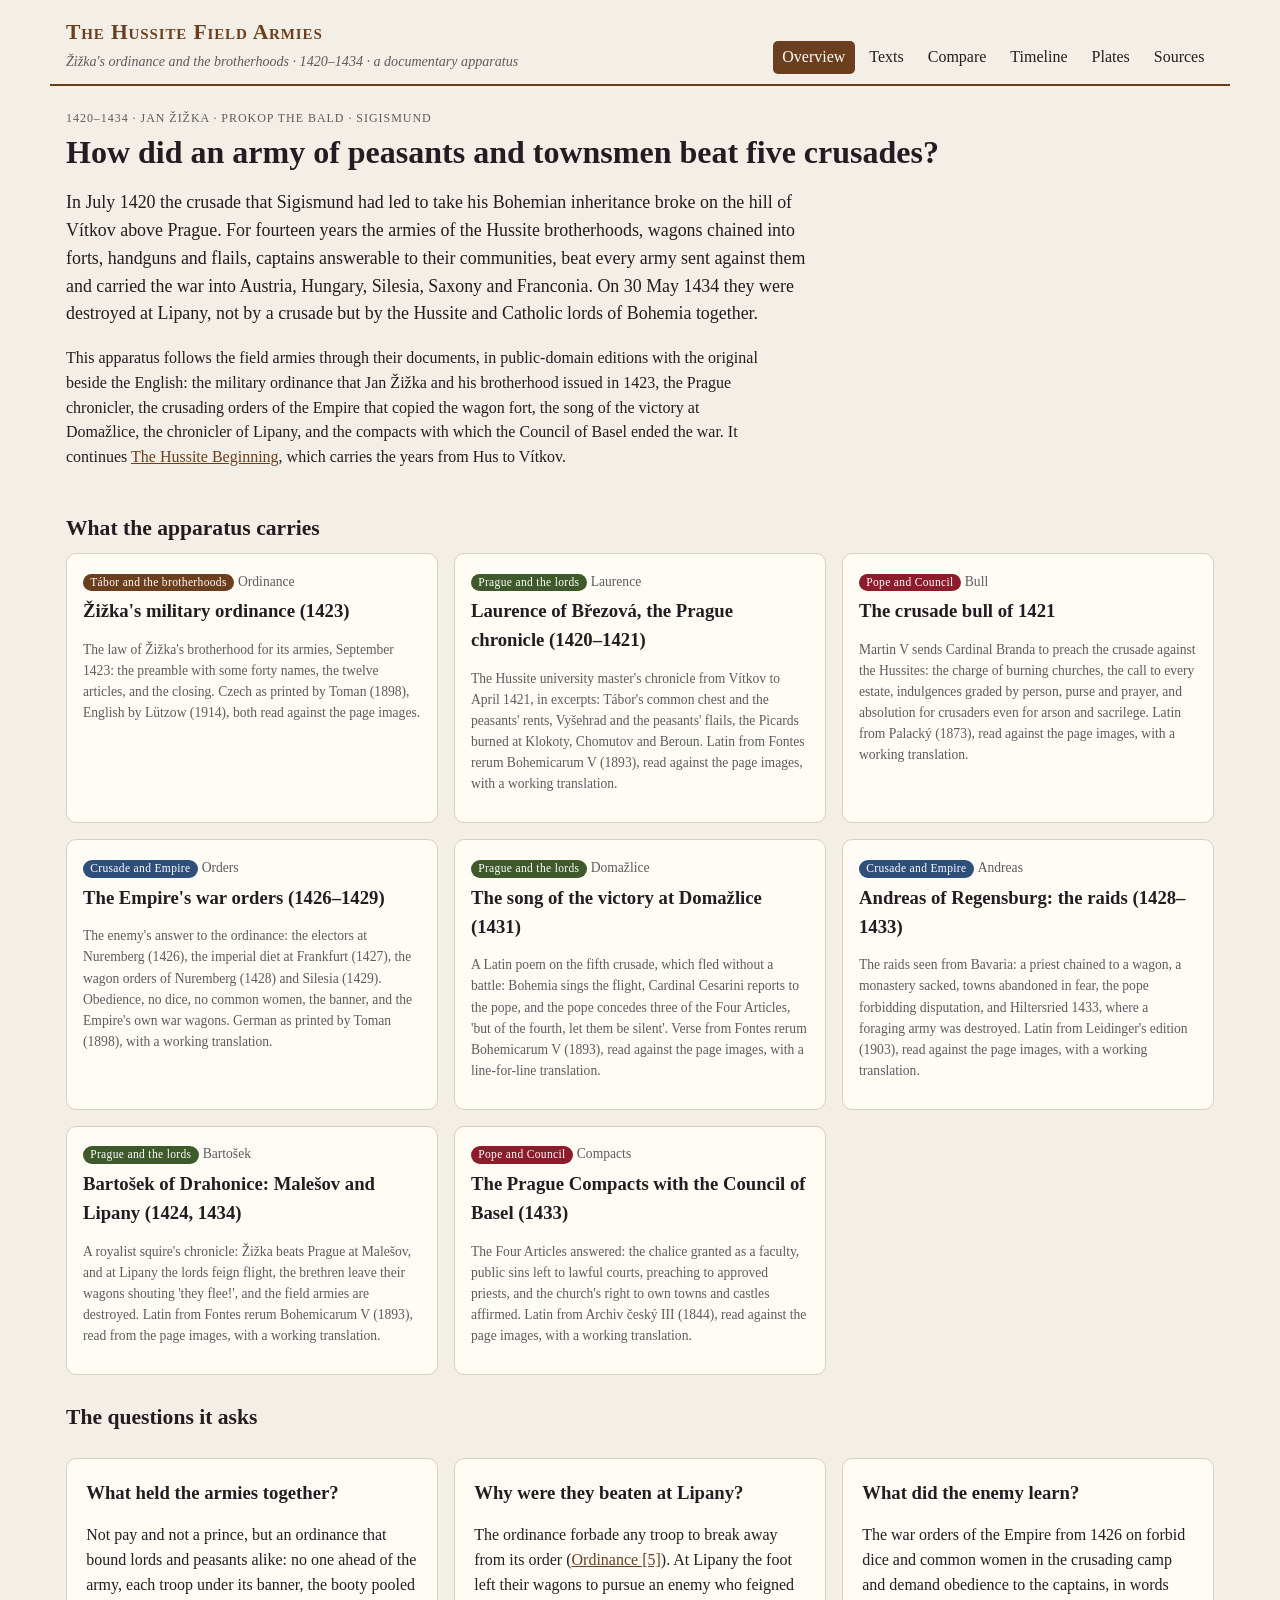
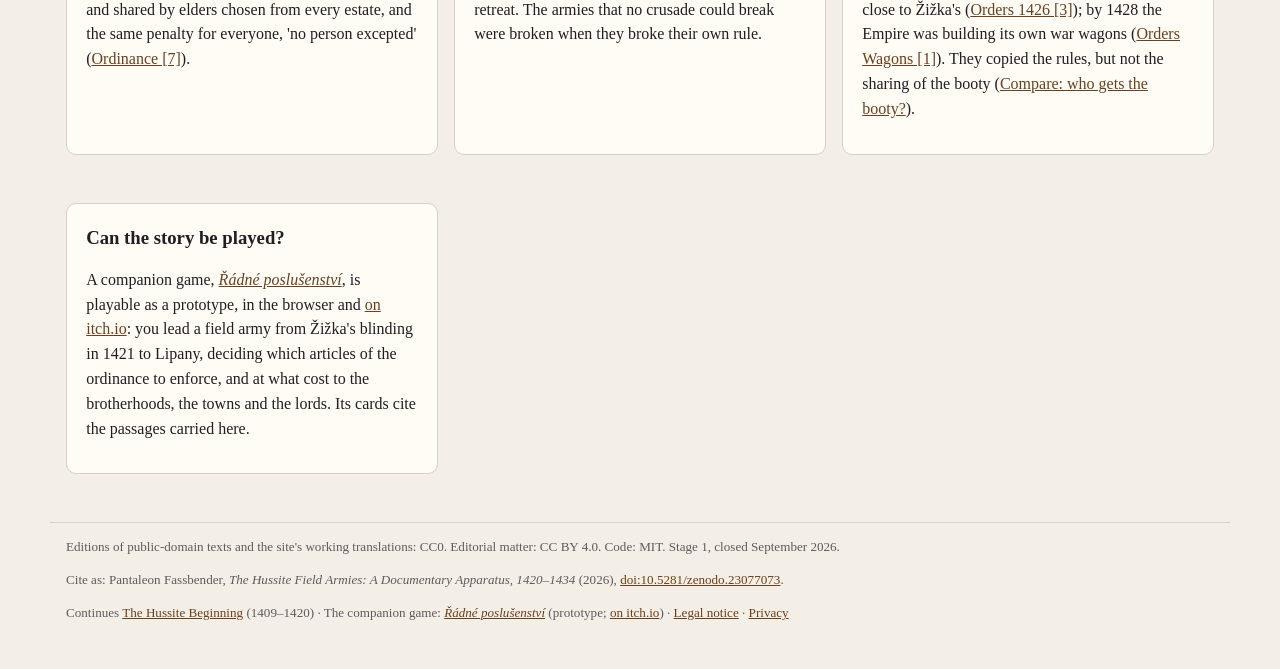
<file: index.html>
<!doctype html>
<html lang="en">
<head>
<meta charset="utf-8">
<meta name="viewport" content="width=device-width, initial-scale=1">
<title>The Hussite Field Armies</title>
<meta name="description" content="A documentary apparatus for the Hussite field armies, 1420–1434: Jan Žižka's military ordinance of 1423, the brotherhoods, the crusades and Lipany, in public-domain editions with the original beside the English.">
<meta property="og:type" content="website">
<meta property="og:url" content="https://the-hussite-field-armies.netlify.app/">
<meta property="og:title" content="The Hussite Field Armies">
<meta property="og:description" content="How did an army of peasants and townsmen beat five crusades? Žižka's ordinance and the Hussite field armies, 1420–1434, in their documents, with the original beside the English.">
<link rel="stylesheet" href="style.css">
</head>
<body>
<header class="top">
  <a class="brand" href="#/">
    <strong>The Hussite Field Armies</strong>
    <em>Žižka's ordinance and the brotherhoods · 1420–1434 · a documentary apparatus</em>
  </a>
  <nav>
    <a href="#/">Overview</a>
    <a href="#/texts">Texts</a>
    <a href="#/compare" id="navCompare" hidden>Compare</a>
    <a href="#/timeline">Timeline</a>
    <a href="#/plates" id="navPlates" hidden>Plates</a>
    <a href="#/sources">Sources</a>
  </nav>
</header>
<main id="view" aria-live="polite"></main>
<footer>
  <p>Editions of public-domain texts and the site's working translations: CC0. Editorial matter: CC BY 4.0. Code: MIT. Stage 1, closed September 2026.</p>
  <p>Cite as: Pantaleon Fassbender, <em>The Hussite Field Armies: A Documentary Apparatus, 1420–1434</em> (2026), <a href="https://doi.org/10.5281/zenodo.23077073">doi:10.5281/zenodo.23077073</a>.</p>
  <p>Continues <a href="https://the-hussite-beginning.netlify.app/">The Hussite Beginning</a> (1409–1420) · The companion game: <a href="https://radne-poslusenstvi.netlify.app/"><em>Řádné poslušenství</em></a> (prototype; <a href="https://leofassb.itch.io/radne-poslusenstvi">on itch.io</a>) · <a href="legal.html#notice">Legal notice</a> · <a href="legal.html#privacy">Privacy</a></p>
</footer>
<script src="app.js"></script>
</body>
</html>
</file>
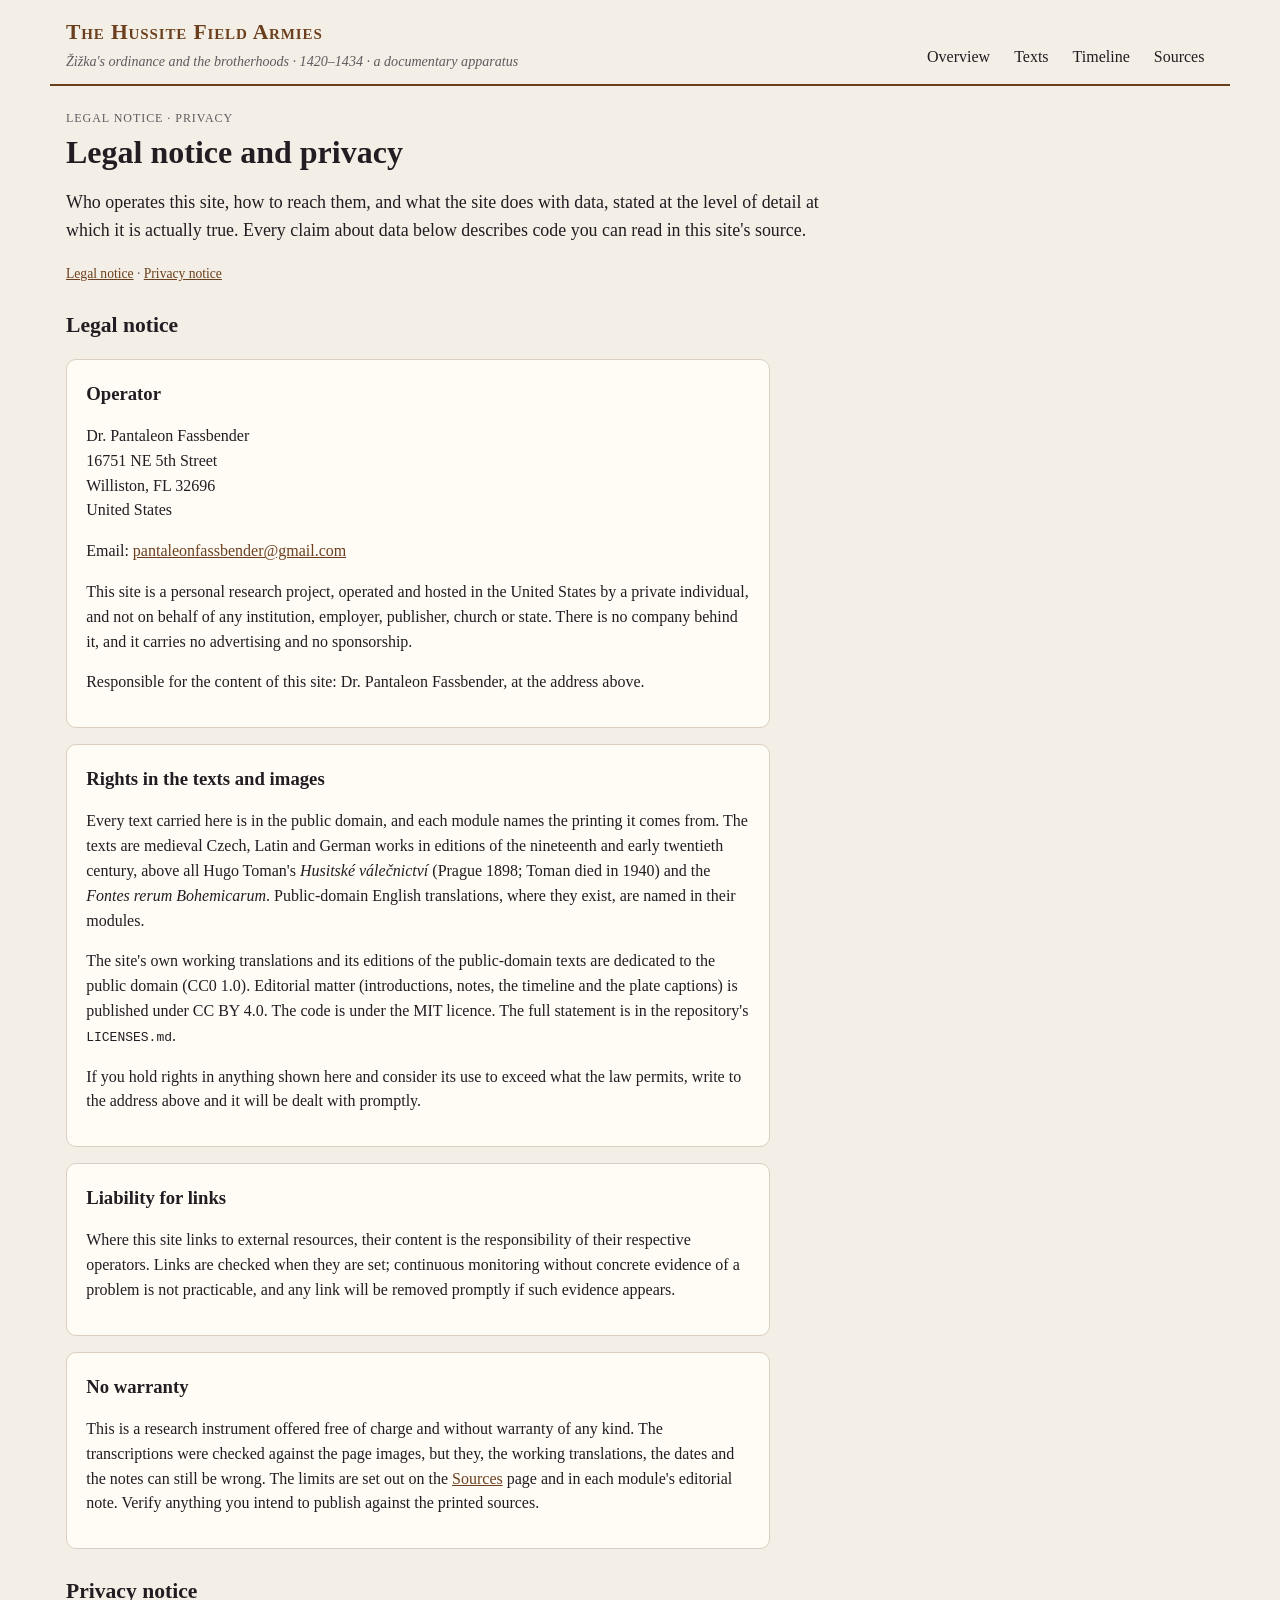
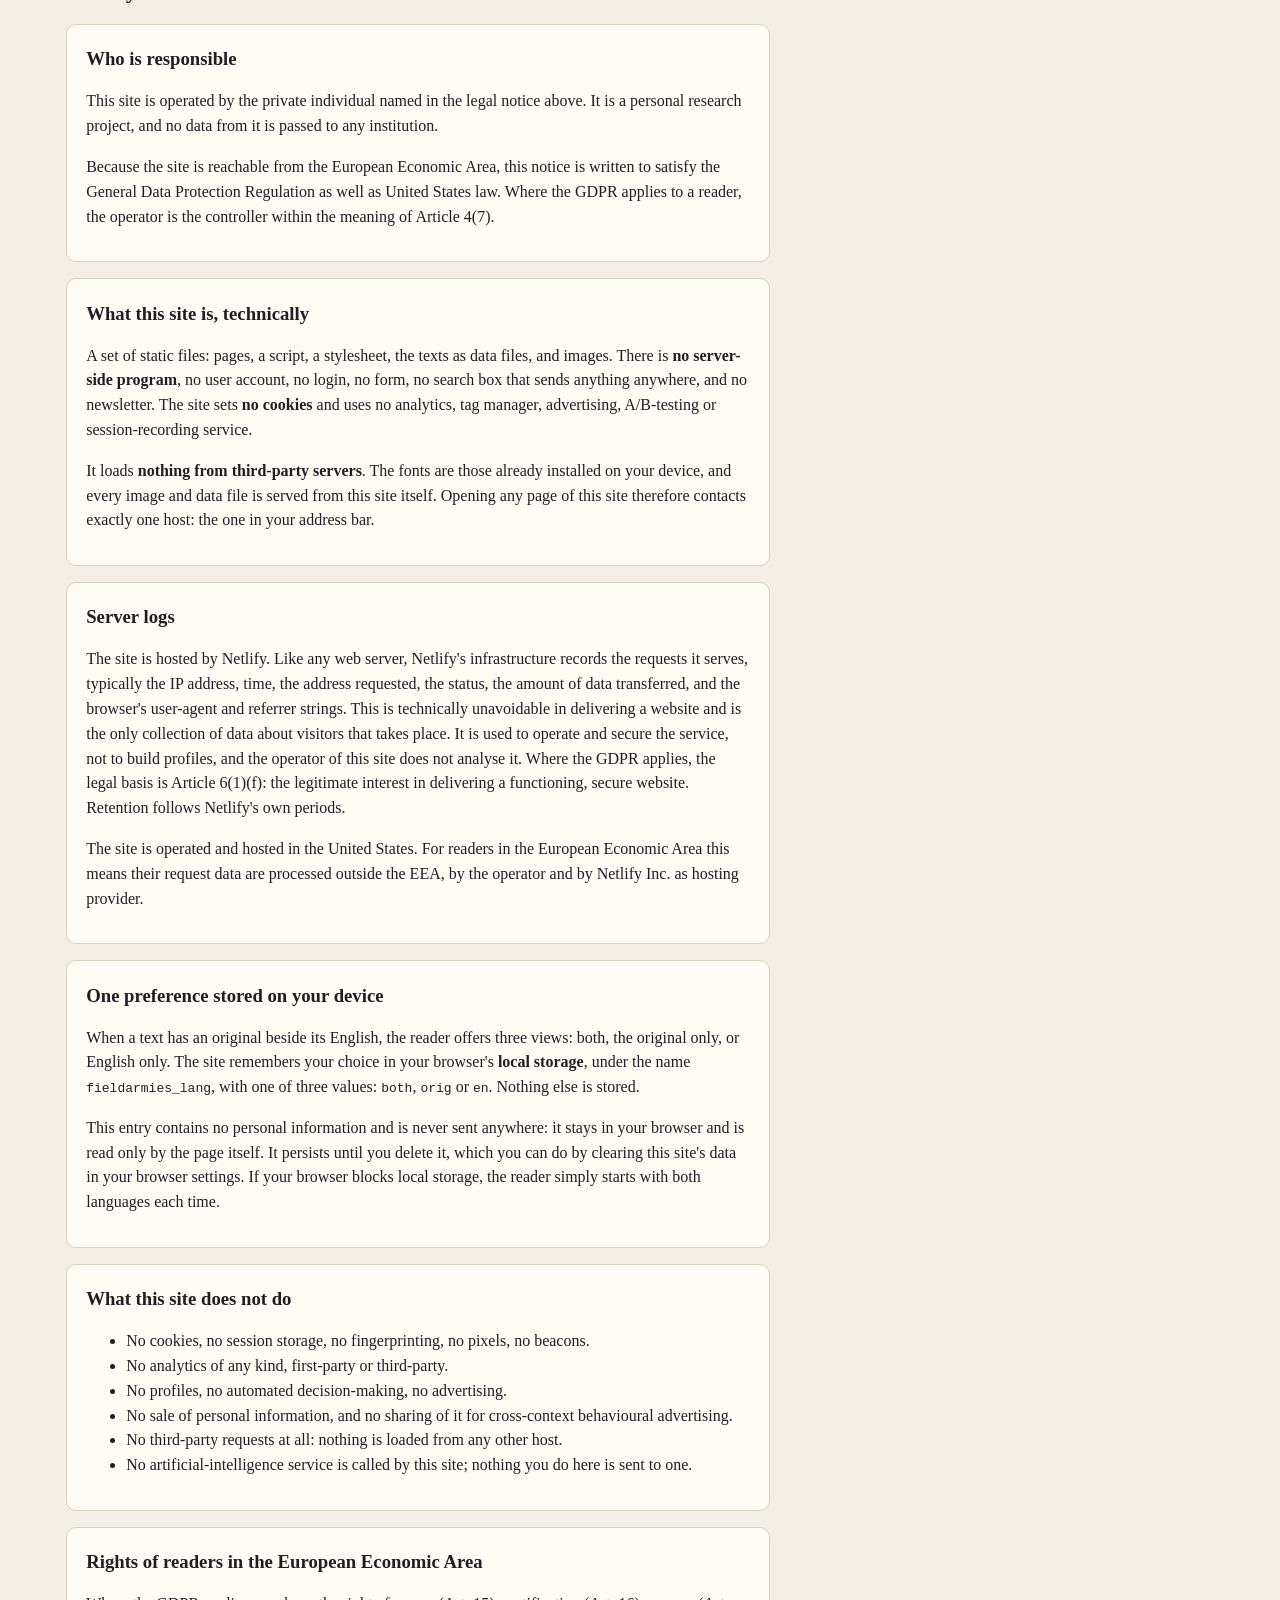
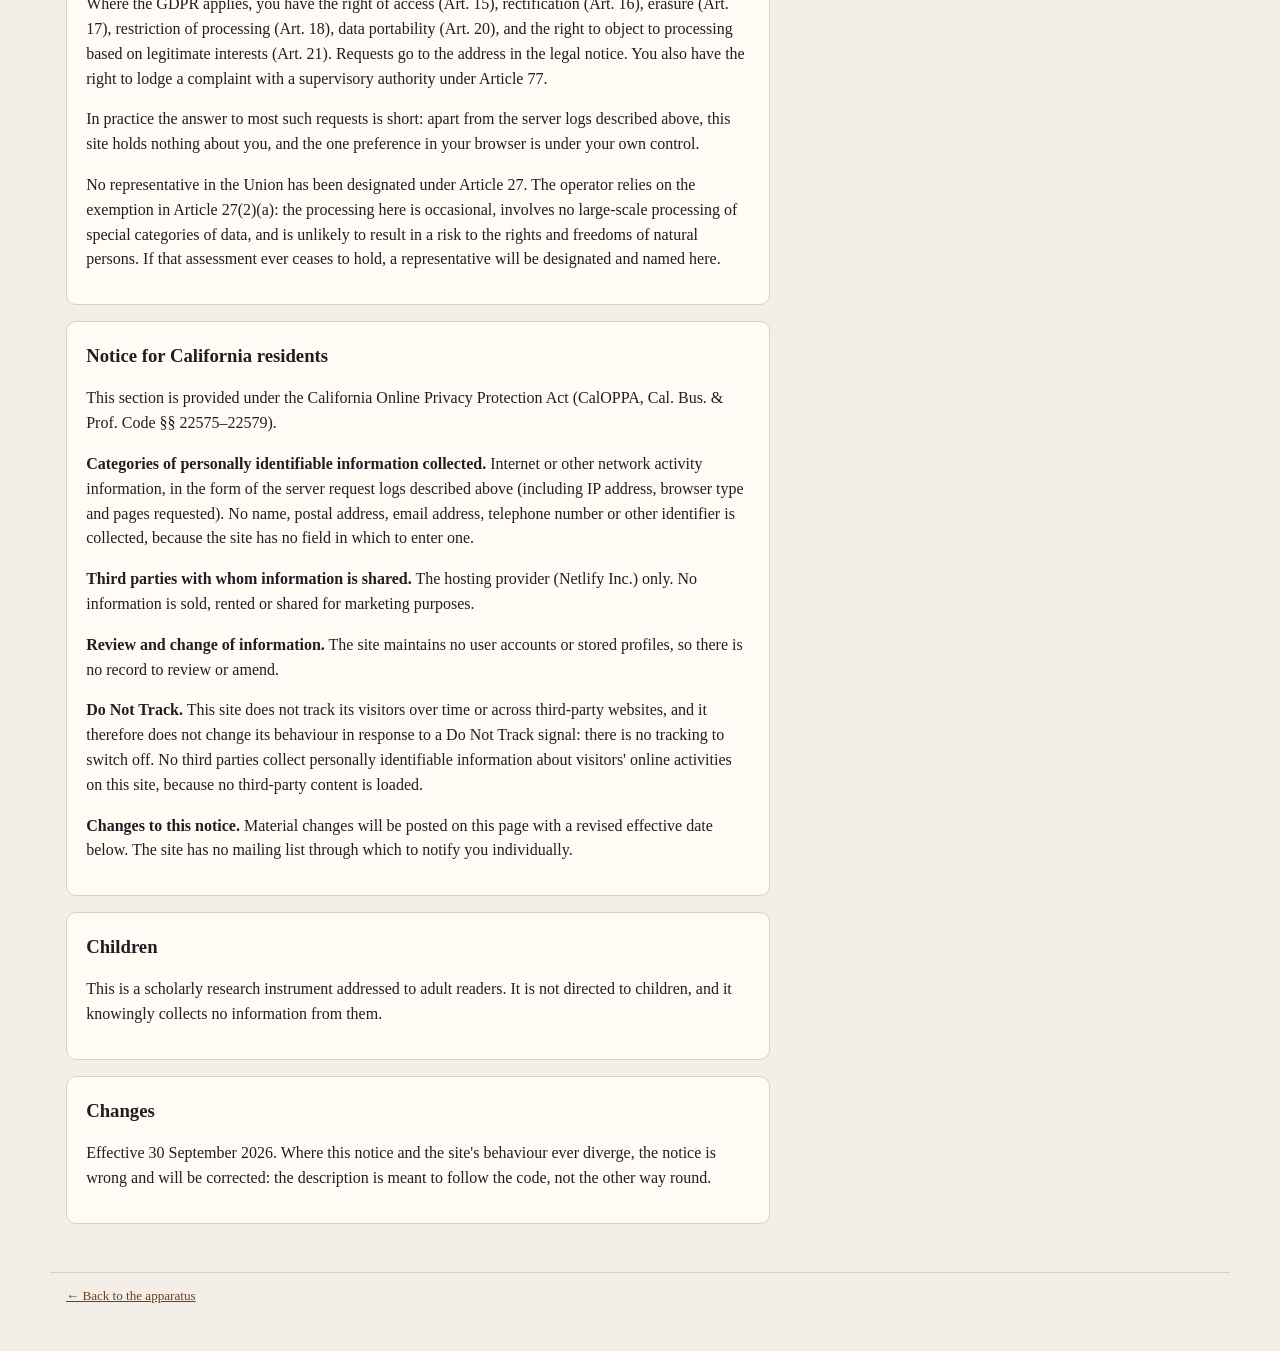
<file: legal.html>
<!doctype html>
<html lang="en">
<head>
<meta charset="utf-8">
<meta name="viewport" content="width=device-width, initial-scale=1">
<title>Legal notice and privacy · The Hussite Field Armies</title>
<meta name="description" content="Who operates this site, how to reach them, and what the site does with data.">
<link rel="stylesheet" href="style.css">
</head>
<body>
<header class="top">
  <a class="brand" href="index.html#/">
    <strong>The Hussite Field Armies</strong>
    <em>Žižka's ordinance and the brotherhoods · 1420–1434 · a documentary apparatus</em>
  </a>
  <nav>
    <a href="index.html#/">Overview</a>
    <a href="index.html#/texts">Texts</a>
    <a href="index.html#/timeline">Timeline</a>
    <a href="index.html#/sources">Sources</a>
  </nav>
</header>
<main>
  <span class="tag">Legal notice · Privacy</span>
  <h1>Legal notice and privacy</h1>
  <p class="lede">Who operates this site, how to reach them, and what the site does with data, stated at the level of detail at which it is actually true. Every claim about data below describes code you can read in this site's source.</p>
  <p class="fine"><a href="#notice">Legal notice</a> · <a href="#privacy">Privacy notice</a></p>

  <h2 id="notice">Legal notice</h2>

  <div class="panel readable"><h3>Operator</h3>
    <p>Dr. Pantaleon Fassbender<br>16751 NE 5th Street<br>Williston, FL 32696<br>United States</p>
    <p>Email: <a href="mailto:pantaleonfassbender@gmail.com">pantaleonfassbender@gmail.com</a></p>
    <p>This site is a personal research project, operated and hosted in the United States by a private individual, and not on behalf of any institution, employer, publisher, church or state. There is no company behind it, and it carries no advertising and no sponsorship.</p>
    <p>Responsible for the content of this site: Dr. Pantaleon Fassbender, at the address above.</p>
  </div>

  <div class="panel readable"><h3>Rights in the texts and images</h3>
    <p>Every text carried here is in the public domain, and each module names the printing it comes from. The texts are medieval Czech, Latin and German works in editions of the nineteenth and early twentieth century, above all Hugo Toman's <i>Husitské válečnictví</i> (Prague 1898; Toman died in 1940) and the <i>Fontes rerum Bohemicarum</i>. Public-domain English translations, where they exist, are named in their modules.</p>
    <p>The site's own working translations and its editions of the public-domain texts are dedicated to the public domain (CC0 1.0). Editorial matter (introductions, notes, the timeline and the plate captions) is published under CC BY 4.0. The code is under the MIT licence. The full statement is in the repository's <code>LICENSES.md</code>.</p>
    <p>If you hold rights in anything shown here and consider its use to exceed what the law permits, write to the address above and it will be dealt with promptly.</p>
  </div>

  <div class="panel readable"><h3>Liability for links</h3>
    <p>Where this site links to external resources, their content is the responsibility of their respective operators. Links are checked when they are set; continuous monitoring without concrete evidence of a problem is not practicable, and any link will be removed promptly if such evidence appears.</p>
  </div>

  <div class="panel readable"><h3>No warranty</h3>
    <p>This is a research instrument offered free of charge and without warranty of any kind. The transcriptions were checked against the page images, but they, the working translations, the dates and the notes can still be wrong. The limits are set out on the <a href="index.html#/sources">Sources</a> page and in each module's editorial note. Verify anything you intend to publish against the printed sources.</p>
  </div>

  <h2 id="privacy">Privacy notice</h2>

  <div class="panel readable"><h3>Who is responsible</h3>
    <p>This site is operated by the private individual named in the legal notice above. It is a personal research project, and no data from it is passed to any institution.</p>
    <p>Because the site is reachable from the European Economic Area, this notice is written to satisfy the General Data Protection Regulation as well as United States law. Where the GDPR applies to a reader, the operator is the controller within the meaning of Article 4(7).</p>
  </div>

  <div class="panel readable"><h3>What this site is, technically</h3>
    <p>A set of static files: pages, a script, a stylesheet, the texts as data files, and images. There is <strong>no server-side program</strong>, no user account, no login, no form, no search box that sends anything anywhere, and no newsletter. The site sets <strong>no cookies</strong> and uses no analytics, tag manager, advertising, A/B-testing or session-recording service.</p>
    <p>It loads <strong>nothing from third-party servers</strong>. The fonts are those already installed on your device, and every image and data file is served from this site itself. Opening any page of this site therefore contacts exactly one host: the one in your address bar.</p>
  </div>

  <div class="panel readable"><h3>Server logs</h3>
    <p>The site is hosted by Netlify. Like any web server, Netlify's infrastructure records the requests it serves, typically the IP address, time, the address requested, the status, the amount of data transferred, and the browser's user-agent and referrer strings. This is technically unavoidable in delivering a website and is the only collection of data about visitors that takes place. It is used to operate and secure the service, not to build profiles, and the operator of this site does not analyse it. Where the GDPR applies, the legal basis is Article 6(1)(f): the legitimate interest in delivering a functioning, secure website. Retention follows Netlify's own periods.</p>
    <p>The site is operated and hosted in the United States. For readers in the European Economic Area this means their request data are processed outside the EEA, by the operator and by Netlify Inc. as hosting provider.</p>
  </div>

  <div class="panel readable"><h3>One preference stored on your device</h3>
    <p>When a text has an original beside its English, the reader offers three views: both, the original only, or English only. The site remembers your choice in your browser's <strong>local storage</strong>, under the name <code>fieldarmies_lang</code>, with one of three values: <code>both</code>, <code>orig</code> or <code>en</code>. Nothing else is stored.</p>
    <p>This entry contains no personal information and is never sent anywhere: it stays in your browser and is read only by the page itself. It persists until you delete it, which you can do by clearing this site's data in your browser settings. If your browser blocks local storage, the reader simply starts with both languages each time.</p>
  </div>

  <div class="panel readable"><h3>What this site does not do</h3>
    <ul>
      <li>No cookies, no session storage, no fingerprinting, no pixels, no beacons.</li>
      <li>No analytics of any kind, first-party or third-party.</li>
      <li>No profiles, no automated decision-making, no advertising.</li>
      <li>No sale of personal information, and no sharing of it for cross-context behavioural advertising.</li>
      <li>No third-party requests at all: nothing is loaded from any other host.</li>
      <li>No artificial-intelligence service is called by this site; nothing you do here is sent to one.</li>
    </ul>
  </div>

  <div class="panel readable"><h3>Rights of readers in the European Economic Area</h3>
    <p>Where the GDPR applies, you have the right of access (Art. 15), rectification (Art. 16), erasure (Art. 17), restriction of processing (Art. 18), data portability (Art. 20), and the right to object to processing based on legitimate interests (Art. 21). Requests go to the address in the legal notice. You also have the right to lodge a complaint with a supervisory authority under Article 77.</p>
    <p>In practice the answer to most such requests is short: apart from the server logs described above, this site holds nothing about you, and the one preference in your browser is under your own control.</p>
    <p>No representative in the Union has been designated under Article 27. The operator relies on the exemption in Article 27(2)(a): the processing here is occasional, involves no large-scale processing of special categories of data, and is unlikely to result in a risk to the rights and freedoms of natural persons. If that assessment ever ceases to hold, a representative will be designated and named here.</p>
  </div>

  <div class="panel readable"><h3>Notice for California residents</h3>
    <p>This section is provided under the California Online Privacy Protection Act (CalOPPA, Cal. Bus. &amp; Prof. Code §§ 22575–22579).</p>
    <p><strong>Categories of personally identifiable information collected.</strong> Internet or other network activity information, in the form of the server request logs described above (including IP address, browser type and pages requested). No name, postal address, email address, telephone number or other identifier is collected, because the site has no field in which to enter one.</p>
    <p><strong>Third parties with whom information is shared.</strong> The hosting provider (Netlify Inc.) only. No information is sold, rented or shared for marketing purposes.</p>
    <p><strong>Review and change of information.</strong> The site maintains no user accounts or stored profiles, so there is no record to review or amend.</p>
    <p><strong>Do Not Track.</strong> This site does not track its visitors over time or across third-party websites, and it therefore does not change its behaviour in response to a Do Not Track signal: there is no tracking to switch off. No third parties collect personally identifiable information about visitors' online activities on this site, because no third-party content is loaded.</p>
    <p><strong>Changes to this notice.</strong> Material changes will be posted on this page with a revised effective date below. The site has no mailing list through which to notify you individually.</p>
  </div>

  <div class="panel readable"><h3>Children</h3>
    <p>This is a scholarly research instrument addressed to adult readers. It is not directed to children, and it knowingly collects no information from them.</p>
  </div>

  <div class="panel readable"><h3>Changes</h3>
    <p>Effective 30 September 2026. Where this notice and the site's behaviour ever diverge, the notice is wrong and will be corrected: the description is meant to follow the code, not the other way round.</p>
  </div>
</main>
<footer>
  <p><a href="index.html#/">← Back to the apparatus</a></p>
</footer>
</body>
</html>
</file>
<file: style.css>
:root{
  --paper:#f4efe6; --panel:#fffcf6; --ink:#231c22; --ink2:#62585f; --line:#dacfc0;
  --red:#6b3f1d; --gold:#8a6d2f; --sea:#2f5d62;
  --church:#8c1c2b; --brotherhoods:#6b3f1d; --prague:#3f5a2a; --crusade:#2f4f7a; --reception:#7a7064;
  --serif:"Iowan Old Style","Palatino Linotype",Palatino,"Book Antiqua",Georgia,serif;
}
*{box-sizing:border-box}
body{margin:0; background:var(--paper); color:var(--ink); font-family:var(--serif); line-height:1.55}
a{color:var(--red)}
.top{display:flex; justify-content:space-between; align-items:flex-end; flex-wrap:wrap; gap:.6rem 1.5rem;
  max-width:1180px; margin:0 auto; padding:1rem 16px .6rem; border-bottom:2px solid var(--red)}
.brand{text-decoration:none; color:inherit}
.brand strong{display:block; font-size:1.35rem; color:var(--red); font-variant:small-caps; letter-spacing:.04em}
.brand em{font-size:.88rem; color:var(--ink2)}
.top nav{display:flex; gap:.3rem; flex-wrap:wrap}
.top nav a{text-decoration:none; color:var(--ink); padding:.25rem .6rem; border-radius:5px}
.top nav a.on{background:var(--red); color:#fff}
main{max-width:1180px; margin:0 auto; padding:1.2rem 16px 2rem}
footer{max-width:1180px; margin:0 auto; padding:0 16px 2rem; font-size:.82rem; color:var(--ink2); border-top:1px solid var(--line)}
h1{font-size:2rem; margin:.2rem 0 .6rem; line-height:1.2}
h2{font-size:1.35rem; margin:1.6rem 0 .5rem}
h3{margin:.2rem 0 .3rem}
.lede{font-size:1.12rem; max-width:48rem}
.fine{font-size:.85rem; color:var(--ink2)}
.tag{font-size:.75rem; letter-spacing:.08em; text-transform:uppercase; color:var(--ink2)}
.panel{background:var(--panel); border:1px solid var(--line); border-radius:10px; padding:1rem 1.2rem; margin:1rem 0}
.readable{max-width:44rem}
.grid{display:grid; gap:1rem}
.g2{grid-template-columns:repeat(auto-fill,minmax(300px,1fr))}
.g4{grid-template-columns:repeat(auto-fill,minmax(210px,1fr))}
.card{background:var(--panel); border:1px solid var(--line); border-radius:10px; padding:.9rem 1rem; text-decoration:none; color:inherit; display:block}
a.card:hover{border-color:var(--red)}
.card.planned{opacity:.72; border-style:dashed}
.side{display:inline-block; font-size:.72rem; padding:0 .45rem; border-radius:99px; color:#fff; letter-spacing:.03em}
.side.church{background:var(--church)} .side.brotherhoods{background:var(--brotherhoods)} .side.prague{background:var(--prague)}
.side.crusade{background:var(--crusade)} .side.reception{background:var(--reception)}
.hero{display:grid; grid-template-columns:minmax(0,1.5fr) minmax(0,1fr); gap:1.5rem; align-items:start}
.hero.one{grid-template-columns:1fr}
.hero img{width:100%; border-radius:8px; border:1px solid var(--line)}
figure{margin:0}
figcaption{font-size:.85rem; color:var(--ink2); margin-top:.4rem}
.quote{border-left:3px solid var(--red); padding:.2rem 0 .2rem 1rem; margin:1rem 0; font-style:italic}
/* reader */
.toc{display:flex; flex-wrap:wrap; gap:.4rem; margin:.6rem 0 1rem}
.toc a{border:1px solid var(--line); border-radius:6px; padding:.2rem .6rem; text-decoration:none; color:var(--ink); background:var(--panel); font-size:.9rem}
.toc a.on{border-color:var(--red); background:var(--red); color:#fff}
.langbar{display:flex; gap:.3rem; margin:.4rem 0 1rem}
.langbar button{font:inherit; font-size:.85rem; background:var(--panel); border:1px solid var(--line); border-radius:6px; padding:.2rem .7rem; cursor:pointer}
.langbar button.on{background:var(--ink); color:var(--paper); border-color:var(--ink)}
.unit{display:grid; grid-template-columns:4.6rem minmax(0,1fr); gap:.3rem .8rem; padding:.55rem 0; border-bottom:1px dotted var(--line)}
.unit .num{font-size:.78rem; color:var(--ink2); text-align:right; padding-top:.2rem}
.unit .num a{color:inherit; text-decoration:none}
.unit .pg{display:block; font-size:.7rem; line-height:1.25; margin-top:.3rem; color:var(--ink2); opacity:.85}
.unit.hl{background:#efdfe6}
.unit .cols{display:grid; grid-template-columns:1fr 1fr; gap:1.2rem}
.unit .cols.one{grid-template-columns:1fr}
.unit .orig{color:var(--ink2)}
.unit .orig[lang=grc]{font-family:"Gentium Plus","Gentium Book Plus","Palatino Linotype","GFS Didot","Times New Roman",serif; color:var(--ink); font-size:1.02em; line-height:1.6}
.unit.label .text{font-variant:small-caps; letter-spacing:.03em; font-weight:600; color:var(--red)}
.unit h4{margin:0 0 .3rem; font-size:.95rem; color:var(--red)}
.unit .text,.unit .orig{white-space:pre-line}
.unit .orig[dir=rtl]{font-family:"Traditional Arabic","Sakkal Majalla","Noto Naskh Arabic","Geeza Pro",serif; font-size:1.3em; line-height:1.9; color:var(--ink)}
.unit .translit{margin-top:.5rem; font-size:.88em; font-style:italic; color:var(--ink2)}
.note{grid-column:2; font-size:.84rem; color:var(--ink2); border-left:2px solid var(--gold); padding-left:.6rem}
.hinweis{font-size:.9rem}
/* timeline */
.tl{position:relative; margin:1rem 0 0 .6rem; padding-left:1.4rem; border-left:2px solid var(--line)}
.st{position:relative; margin:0 0 1.2rem; display:grid; grid-template-columns:minmax(0,1fr) 140px; gap:1rem; align-items:start}
.st::before{content:""; position:absolute; left:-1.95rem; top:.35rem; width:12px; height:12px; border-radius:50%; background:var(--c,var(--ink)); border:2px solid var(--paper)}
.st .d{font-size:.82rem; color:var(--ink2)}
.st img{width:140px; border-radius:6px; border:1px solid var(--line)}
.st p{margin:.2rem 0}
.legend{display:flex; flex-wrap:wrap; gap:.4rem}
/* plates */
.plate img{width:100%; border-radius:6px; border:1px solid var(--line); background:#fff}
.lightbox{position:fixed; inset:0; background:rgba(20,16,12,.85); display:flex; align-items:center; justify-content:center; padding:16px; z-index:10}
.lightbox img{max-width:100%; max-height:86vh; border-radius:6px}
.lightbox .cap{color:#f5efe2; max-width:44rem; font-size:.9rem; margin-top:.6rem}
.lightbox figure{text-align:center}
/* compare */
.cmp{display:grid; gap:1rem; margin-top:1rem}
.cmp.n2{grid-template-columns:1fr 1fr}
.cmp.n3{grid-template-columns:repeat(3,minmax(0,1fr))}
.cmp.n4{grid-template-columns:1fr 1fr}
.voice{background:var(--panel); border:1px solid var(--line); border-radius:10px; padding:.8rem 1rem}
.vhead{border-bottom:1px solid var(--line); padding-bottom:.5rem; margin-bottom:.5rem}
.vunit{margin:.7rem 0}
.vunit .text{white-space:pre-line}
@media (max-width:760px){
  .cmp.n2,.cmp.n3,.cmp.n4{grid-template-columns:1fr}
  .hero{grid-template-columns:1fr}
  .unit .cols{grid-template-columns:1fr}
  .st{grid-template-columns:1fr}
  .st img{width:110px}
  h1{font-size:1.6rem}
}
@media (prefers-color-scheme: dark){
  :root:not([data-theme="light"]){--paper:#1c171b; --panel:#262026; --ink:#ece4ea; --ink2:#b3a8b0; --line:#43383f; --red:#d9a77c}
  :root:not([data-theme="light"]) .unit.hl{background:#3a2a35}
  :root:not([data-theme="light"]) .top nav a.on, :root:not([data-theme="light"]) .toc a.on{color:#1c171b}
}
</file>
